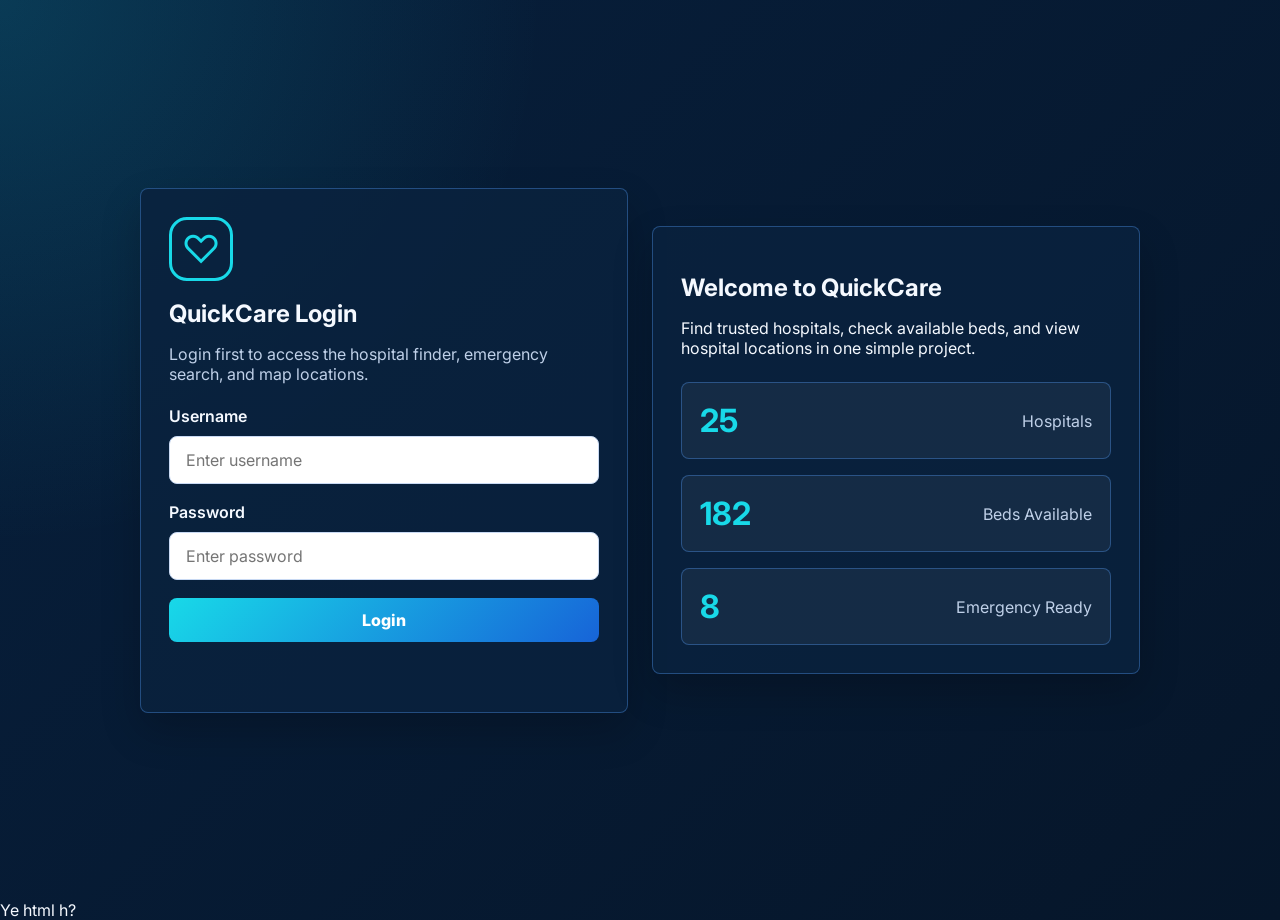
<file: web/index.html>
<!DOCTYPE html>  <html lang="en">    <head>    
  <meta charset="UTF-8">    
  <meta name="viewport" content="width=device-width, initial-scale=1.0">    
  <title>QuickCare Login</title>    
  <link rel="preconnect" href="https://fonts.googleapis.com">    
  <link rel="preconnect" href="https://fonts.gstatic.com" crossorigin>    
  <link href="https://fonts.googleapis.com/css2?family=Inter:wght@400;600;700;800&display=swap" rel="stylesheet">    
  <link rel="stylesheet" href="style.css">    
</head>    
<body>    
  <main class="login-page">    
    <section class="login-card">    
      <div class="login-badge">♡</div>    
      <h1>QuickCare Login</h1>    
      <p>Login first to access the hospital finder, emergency search, and map locations.</p>  <form id="adminForm">    
    <label>    
      <span>Username</span>    
      <input type="text" id="username" placeholder="Enter username" required>    
    </label>    <label>    
  <span>Password</span>    
  <input type="password" id="password" placeholder="Enter password" required>    
</label>    

<button type="submit">Login</button>    
<p id="loginMessage" class="login-message" aria-live="polite"></p>

  </form>    
</section>    <section class="admin-preview">    
  <h2>Welcome to QuickCare</h2>    
  <p>Find trusted hospitals, check available beds, and view hospital locations in one simple project.</p>    
  <div class="admin-stats">    
    <article>    
      <strong>25</strong>    
      <span>Hospitals</span>    
    </article>    
    <article>    
      <strong>182</strong>    
      <span>Beds Available</span>    
    </article>    
    <article>    
      <strong>8</strong>    
      <span>Emergency Ready</span>    
    </article>    
  </div>    
</section>    </main>    <script src="script.js"></script>  </body>    
</html>  
Ye html h?
</file>
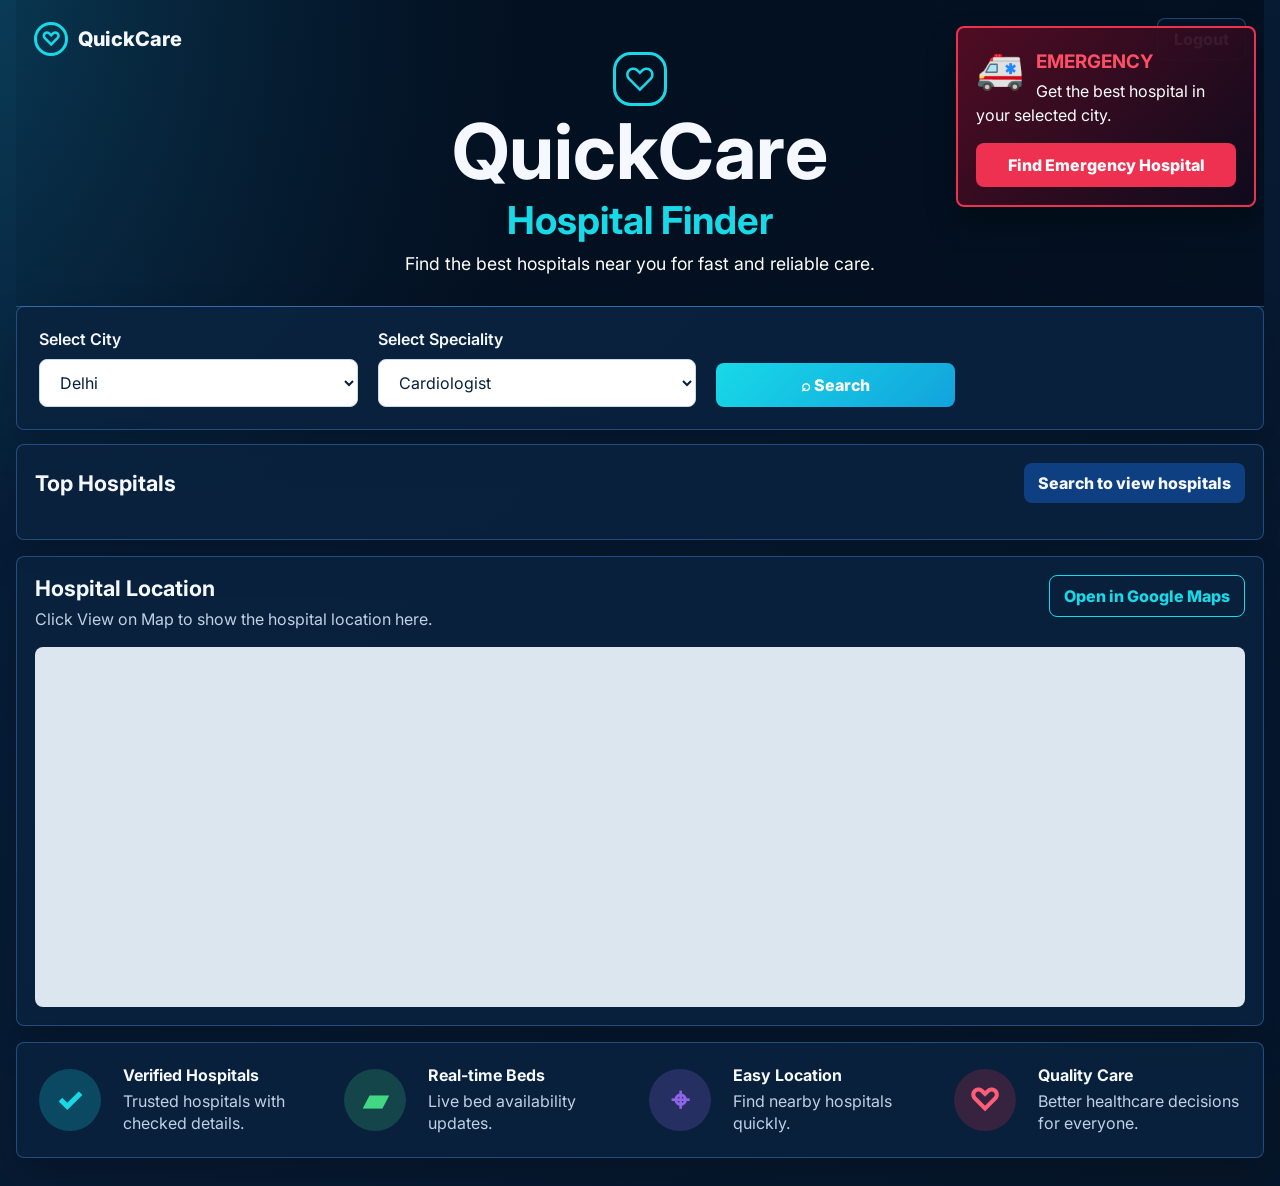
<file: web/quickcare.html>
<!DOCTYPE html>  <html lang="en">  
<head>  
  <meta charset="UTF-8">  
  <meta name="viewport" content="width=device-width, initial-scale=1.0">  
  <title>QuickCare Finder</title>  
  <link rel="preconnect" href="https://fonts.googleapis.com">  
  <link rel="preconnect" href="https://fonts.gstatic.com" crossorigin>  
  <link href="https://fonts.googleapis.com/css2?family=Inter:wght@400;600;700;800&display=swap" rel="stylesheet">  
  <link rel="stylesheet" href="style.css">  
</head>  
<body>  
  <main class="app-shell">  
    <section class="hero">  
      <div class="hero-image" aria-hidden="true"></div>  <nav class="top-bar">  
    <a class="brand" href="quickcare.html">  
      <span class="brand-icon">♡</span>  
      <span>QuickCare</span>  
    </a>  
    <a class="admin-link" href="index.html">Logout</a>  
  </nav>  

  <div class="hero-copy">  
    <div class="pulse-icon">♡</div>  
    <h1>QuickCare</h1>  
    <h2>Hospital Finder</h2>  
    <p>Find the best hospitals near you for fast and reliable care.</p>  
  </div>  

  <aside class="emergency-card">  
    <div class="ambulance">🚑</div>  
    <div>  
      <h3>Emergency</h3>  
      <p>Get the best hospital in your selected city.</p>  
    </div>  
    <button type="button" id="emergencyBtn">Find Emergency Hospital</button>  
  </aside>  
</section>  

<section class="search-panel" aria-label="Hospital search">  
  <label>  
    <span>Select City</span>  
    <select id="city">  
      <option>Delhi</option>  
      <option>Mumbai</option>  
      <option>Bangalore</option>  
      <option>Chennai</option>  
      <option>Kolkata</option>  
    </select>  
  </label>  

  <label>  
    <span>Select Speciality</span>  
    <select id="specialty">  
      <option>Cardiologist</option>  
      <option>Neurologist</option>  
      <option>Orthopedic</option>  
      <option>Pediatrician</option>  
      <option>Emergency Care</option>  
    </select>  
  </label>  

  <button type="button" class="search-btn" onclick="searchHospitals()">⌕ Search</button>  
  <div id="loading" class="loading" aria-live="polite"></div>  
</section>  

<section class="results-panel">  
  <div class="section-heading">  
    <h3 id="resultTitle">Top Hospitals</h3>  
    <span id="foundCount">Search to view hospitals</span>  
  </div>  
  <div class="cards" id="cards"></div>  
</section>  

<section class="map-panel" id="mapPanel" aria-label="Hospital location map">  
  <div class="section-heading">  
    <div>  
      <h3 id="mapTitle">Hospital Location</h3>  
      <p id="mapAddress">Click View on Map to show the hospital location here.</p>  
    </div>  
    <a id="mapLink" href="https://www.google.com/maps" target="_blank" rel="noopener">Open in Google Maps</a>  
  </div>  
  <iframe  
    id="hospitalMap"  
    title="Selected hospital map"  
    loading="lazy"  
    referrerpolicy="no-referrer-when-downgrade"  
    src="https://www.google.com/maps?q=AIIMS%20Delhi%2C%20Ansari%20Nagar%2C%20New%20Delhi&output=embed">  
  </iframe>  
</section>  

<section class="features" aria-label="QuickCare features">  
  <article>  
    <span class="feature-icon shield">✓</span>  
    <div>  
      <h4>Verified Hospitals</h4>  
      <p>Trusted hospitals with checked details.</p>  
    </div>  
  </article>  
  <article>  
    <span class="feature-icon beds">▰</span>  
    <div>  
      <h4>Real-time Beds</h4>  
      <p>Live bed availability updates.</p>  
    </div>  
  </article>  
  <article>  
    <span class="feature-icon location">⌖</span>  
    <div>  
      <h4>Easy Location</h4>  
      <p>Find nearby hospitals quickly.</p>  
    </div>  
  </article>  
  <article>  
    <span class="feature-icon care">♡</span>  
    <div>  
      <h4>Quality Care</h4>  
      <p>Better healthcare decisions for everyone.</p>  
    </div>  
  </article>  
</section>

  </main>    <script src="script.js"></script>  </body>  
</html>
</file>
<file: web/style.css>
:root {
  --bg: #06162a;
  --panel: rgba(10, 34, 62, 0.86);
  --panel-strong: #0d2a4b;
  --line: rgba(86, 162, 255, 0.35);
  --text: #f5f9ff;
  --muted: #bfd0e8;
  --cyan: #18d9e8;
  --blue: #1764d8;
  --red: #ef3151;
  --gold: #ffc928;
  --green: #42d783;
  --purple: #8f64e8;
}

* {
  box-sizing: border-box;
}

body {
  margin: 0;
  min-height: 100vh;
  font-family: "Inter", Arial, sans-serif;
  color: var(--text);
  background:
    radial-gradient(circle at top left, rgba(24, 217, 232, 0.15), transparent 34rem),
    linear-gradient(135deg, #071f3c, var(--bg));
}

button,
select,
input {
  font: inherit;
}

button {
  border: 0;
}

.app-shell {
  width: min(1500px, calc(100% - 32px));
  margin: 0 auto;
  padding-bottom: 28px;
}

.hero {
  position: relative;
  min-height: 230px;
  display: grid;
  place-items: center;
  overflow: hidden;
  border-bottom: 1px solid var(--line);
}

.hero-image {
  position: absolute;
  inset: 0;
  background:
    linear-gradient(90deg, rgba(2, 12, 25, 0.12), rgba(2, 12, 25, 0.84) 40%, rgba(2, 12, 25, 0.76)),
    url("https://images.unsplash.com/photo-1586773860418-d37222d8fce3?auto=format&fit=crop&w=1600&q=80");
  background-size: cover;
  background-position: center;
  opacity: 0.9;
}

.top-bar {
  position: absolute;
  top: 18px;
  left: 18px;
  right: 18px;
  z-index: 2;
  display: flex;
  justify-content: space-between;
  align-items: center;
  gap: 16px;
}

.brand,
.admin-link,
.back-link {
  color: var(--text);
  text-decoration: none;
  font-weight: 800;
}

.brand {
  display: inline-flex;
  align-items: center;
  gap: 10px;
  font-size: 1.25rem;
}

.brand-icon,
.pulse-icon {
  display: grid;
  place-items: center;
  color: var(--cyan);
  border: 3px solid var(--cyan);
}

.brand-icon {
  width: 34px;
  height: 34px;
  border-radius: 50%;
}

.admin-link,
.back-link {
  padding: 10px 16px;
  border: 1px solid var(--line);
  border-radius: 8px;
  background: rgba(6, 22, 42, 0.72);
}

.hero-copy {
  position: relative;
  z-index: 1;
  text-align: center;
  padding: 52px 340px 32px;
}

.pulse-icon {
  width: 54px;
  height: 54px;
  margin: 0 auto 10px;
  border-radius: 18px;
  font-size: 2rem;
}

.hero-copy h1,
.hero-copy h2,
.hero-copy p {
  margin: 0;
}

.hero-copy h1 {
  font-size: clamp(2.9rem, 6vw, 5rem);
  line-height: 0.95;
  letter-spacing: 0;
}

.hero-copy h2 {
  margin-top: 8px;
  color: var(--cyan);
  font-size: clamp(1.4rem, 3vw, 2.4rem);
}

.hero-copy p {
  margin-top: 10px;
  font-size: 1.1rem;
  color: #ffffff;
}

.emergency-card {
  position: absolute;
  top: 26px;
  right: 8px;
  z-index: 2;
  width: min(300px, 34vw);
  padding: 18px;
  border: 2px solid var(--red);
  border-radius: 8px;
  background: linear-gradient(135deg, rgba(85, 12, 35, 0.94), rgba(15, 10, 28, 0.94));
  box-shadow: 0 16px 30px rgba(0, 0, 0, 0.28);
}

.ambulance {
  float: left;
  margin-right: 12px;
  font-size: 2.4rem;
}

.emergency-card h3 {
  margin: 4px 0 6px;
  color: #ff4f66;
  text-transform: uppercase;
}

.emergency-card p {
  margin: 0 0 16px;
  color: #fff;
  line-height: 1.5;
}

.emergency-card button,
.search-btn,
.card button,
.login-card button {
  min-height: 44px;
  border-radius: 8px;
  cursor: pointer;
  color: white;
  font-weight: 800;
}

.emergency-card button {
  width: 100%;
  background: var(--red);
}

.search-panel,
.results-panel,
.map-panel,
.features,
.login-card,
.admin-preview {
  border: 1px solid var(--line);
  border-radius: 8px;
  background: var(--panel);
  box-shadow: 0 18px 40px rgba(0, 0, 0, 0.2);
}

.search-panel {
  display: grid;
  grid-template-columns: 1.2fr 1.2fr 0.9fr 1fr;
  gap: 20px;
  align-items: end;
  margin-top: -1px;
  padding: 22px;
}

label span {
  display: block;
  margin-bottom: 10px;
  color: var(--text);
  font-weight: 600;
}

select,
input {
  width: 100%;
  min-height: 48px;
  padding: 0 16px;
  border: 1px solid #c8d9f3;
  border-radius: 8px;
  background: #fff;
  color: #071f3c;
}

.search-btn {
  background: linear-gradient(135deg, var(--cyan), #12a3dc);
}

.loading {
  min-height: 48px;
  display: flex;
  align-items: center;
  gap: 10px;
  color: var(--text);
  font-weight: 700;
}

.loading.active::before {
  content: "";
  width: 30px;
  height: 30px;
  border-radius: 50%;
  border: 4px dotted var(--cyan);
  animation: spin 0.8s linear infinite;
}

@keyframes spin {
  to {
    transform: rotate(360deg);
  }
}

.results-panel {
  margin-top: 14px;
  padding: 18px;
}

.section-heading {
  display: flex;
  justify-content: space-between;
  align-items: center;
  gap: 16px;
  margin-bottom: 18px;
}

.section-heading h3 {
  margin: 0;
  font-size: 1.35rem;
}

.section-heading h3 strong {
  color: var(--cyan);
}

.section-heading span {
  padding: 10px 14px;
  border-radius: 8px;
  background: rgba(23, 100, 216, 0.45);
  font-weight: 800;
}

.cards {
  display: grid;
  grid-template-columns: repeat(5, minmax(190px, 1fr));
  gap: 16px;
}

.card {
  overflow: hidden;
  border: 1px solid var(--line);
  border-radius: 8px;
  background: linear-gradient(180deg, rgba(18, 55, 93, 0.96), rgba(11, 37, 69, 0.96));
}

.image-wrap {
  position: relative;
  aspect-ratio: 16 / 8;
  overflow: hidden;
}

.image-wrap img {
  width: 100%;
  height: 100%;
  object-fit: cover;
  display: block;
}

.badge {
  position: absolute;
  top: 10px;
  right: 10px;
  padding: 7px 10px;
  border-radius: 8px;
  background: #d79b00;
  color: white;
  font-size: 0.78rem;
  font-weight: 800;
  text-transform: uppercase;
}

.card-body {
  padding: 14px;
}

.card h4 {
  margin: 0 0 8px;
  font-size: 1.05rem;
}

.address,
.reviews {
  margin: 7px 0;
  color: var(--muted);
  font-size: 0.92rem;
}

.rating {
  color: var(--text);
  font-size: 1rem;
  font-weight: 800;
}

.rating span {
  color: var(--gold);
}

.hospital-meta {
  display: grid;
  grid-template-columns: 1fr 1fr;
  gap: 10px;
  margin: 14px 0;
  padding: 12px 0;
  border-top: 1px solid rgba(255, 255, 255, 0.14);
  border-bottom: 1px solid rgba(255, 255, 255, 0.14);
}

.hospital-meta small {
  display: block;
  color: var(--muted);
}

.hospital-meta strong {
  display: block;
  margin-top: 3px;
}

.card-actions {
  display: grid;
  grid-template-columns: 1fr 0.75fr;
  gap: 10px;
}

.map-btn {
  border: 1px solid var(--cyan);
  background: transparent;
  color: var(--cyan);
}

.details-btn {
  background: var(--blue);
}

.map-panel {
  margin-top: 16px;
  padding: 18px;
}

.map-panel .section-heading {
  align-items: flex-start;
}

.map-panel p {
  margin: 8px 0 0;
  color: var(--muted);
}

.map-panel a {
  display: inline-flex;
  align-items: center;
  justify-content: center;
  min-height: 42px;
  padding: 0 14px;
  border: 1px solid var(--cyan);
  border-radius: 8px;
  color: var(--cyan);
  text-decoration: none;
  font-weight: 800;
  white-space: nowrap;
}

.map-panel iframe {
  width: 100%;
  height: 360px;
  display: block;
  border: 0;
  border-radius: 8px;
  background: #dce6ef;
}

.features {
  display: grid;
  grid-template-columns: repeat(4, 1fr);
  gap: 18px;
  margin-top: 16px;
  padding: 22px;
}

.features article {
  display: grid;
  grid-template-columns: 68px 1fr;
  gap: 16px;
  align-items: center;
  min-width: 0;
}

.feature-icon {
  width: 62px;
  height: 62px;
  display: grid;
  place-items: center;
  border-radius: 50%;
  font-size: 2rem;
  font-weight: 800;
}

.shield {
  background: rgba(24, 217, 232, 0.22);
  color: var(--cyan);
}

.beds {
  background: rgba(66, 215, 131, 0.2);
  color: var(--green);
}

.location {
  background: rgba(143, 100, 232, 0.22);
  color: var(--purple);
}

.care {
  background: rgba(239, 49, 81, 0.2);
  color: #ff5d78;
}

.features h4,
.features p {
  margin: 0;
}

.features p {
  margin-top: 5px;
  color: var(--muted);
  line-height: 1.4;
}

.login-page {
  width: min(1000px, calc(100% - 32px));
  min-height: 100vh;
  margin: 0 auto;
  display: grid;
  grid-template-columns: 1fr 1fr;
  gap: 24px;
  align-content: center;
  position: relative;
}

.back-link {
  position: absolute;
  top: 24px;
  left: 0;
}

.login-card,
.admin-preview {
  padding: 28px;
}

.login-badge {
  width: 64px;
  height: 64px;
  display: grid;
  place-items: center;
  border-radius: 18px;
  border: 3px solid var(--cyan);
  color: var(--cyan);
  font-size: 2.4rem;
}

.login-card h1,
.admin-preview h2 {
  margin: 18px 0 8px;
}

.login-card p,
.admin-preview span {
  color: var(--muted);
}

.login-card form {
  display: grid;
  gap: 18px;
  margin-top: 22px;
}

.login-card button {
  background: linear-gradient(135deg, var(--cyan), var(--blue));
}

.login-message {
  min-height: 24px;
  margin: 0;
  font-weight: 700;
}

.login-message.success {
  color: var(--green);
}

.login-message.error {
  color: #ff758b;
}

.admin-preview {
  align-self: center;
}

.admin-stats {
  display: grid;
  gap: 16px;
  margin-top: 24px;
}

.admin-stats article {
  display: flex;
  justify-content: space-between;
  align-items: center;
  padding: 18px;
  border: 1px solid var(--line);
  border-radius: 8px;
  background: rgba(255, 255, 255, 0.05);
}

.admin-stats strong {
  color: var(--cyan);
  font-size: 2rem;
}

@media (max-width: 1050px) {
  .hero-copy {
    padding-right: 220px;
    padding-left: 220px;
  }

  .cards {
    grid-template-columns: repeat(3, 1fr);
  }

  .features {
    grid-template-columns: repeat(2, 1fr);
  }
}

@media (max-width: 760px) {
  .app-shell,
  .login-page {
    width: min(100% - 20px, 560px);
  }

  .hero {
    min-height: 470px;
    align-items: start;
  }

  .top-bar {
    position: relative;
    inset: auto;
    width: 100%;
    padding: 14px 0;
  }

  .hero-copy {
    padding: 28px 8px 18px;
  }

  .emergency-card {
    position: relative;
    width: calc(100% - 16px);
    top: auto;
    right: auto;
    margin: 10px auto 18px;
  }

  .search-panel,
  .features,
  .login-page {
    grid-template-columns: 1fr;
  }

  .cards {
    grid-template-columns: 1fr;
  }

  .section-heading {
    align-items: flex-start;
    flex-direction: column;
  }
}
</file>
